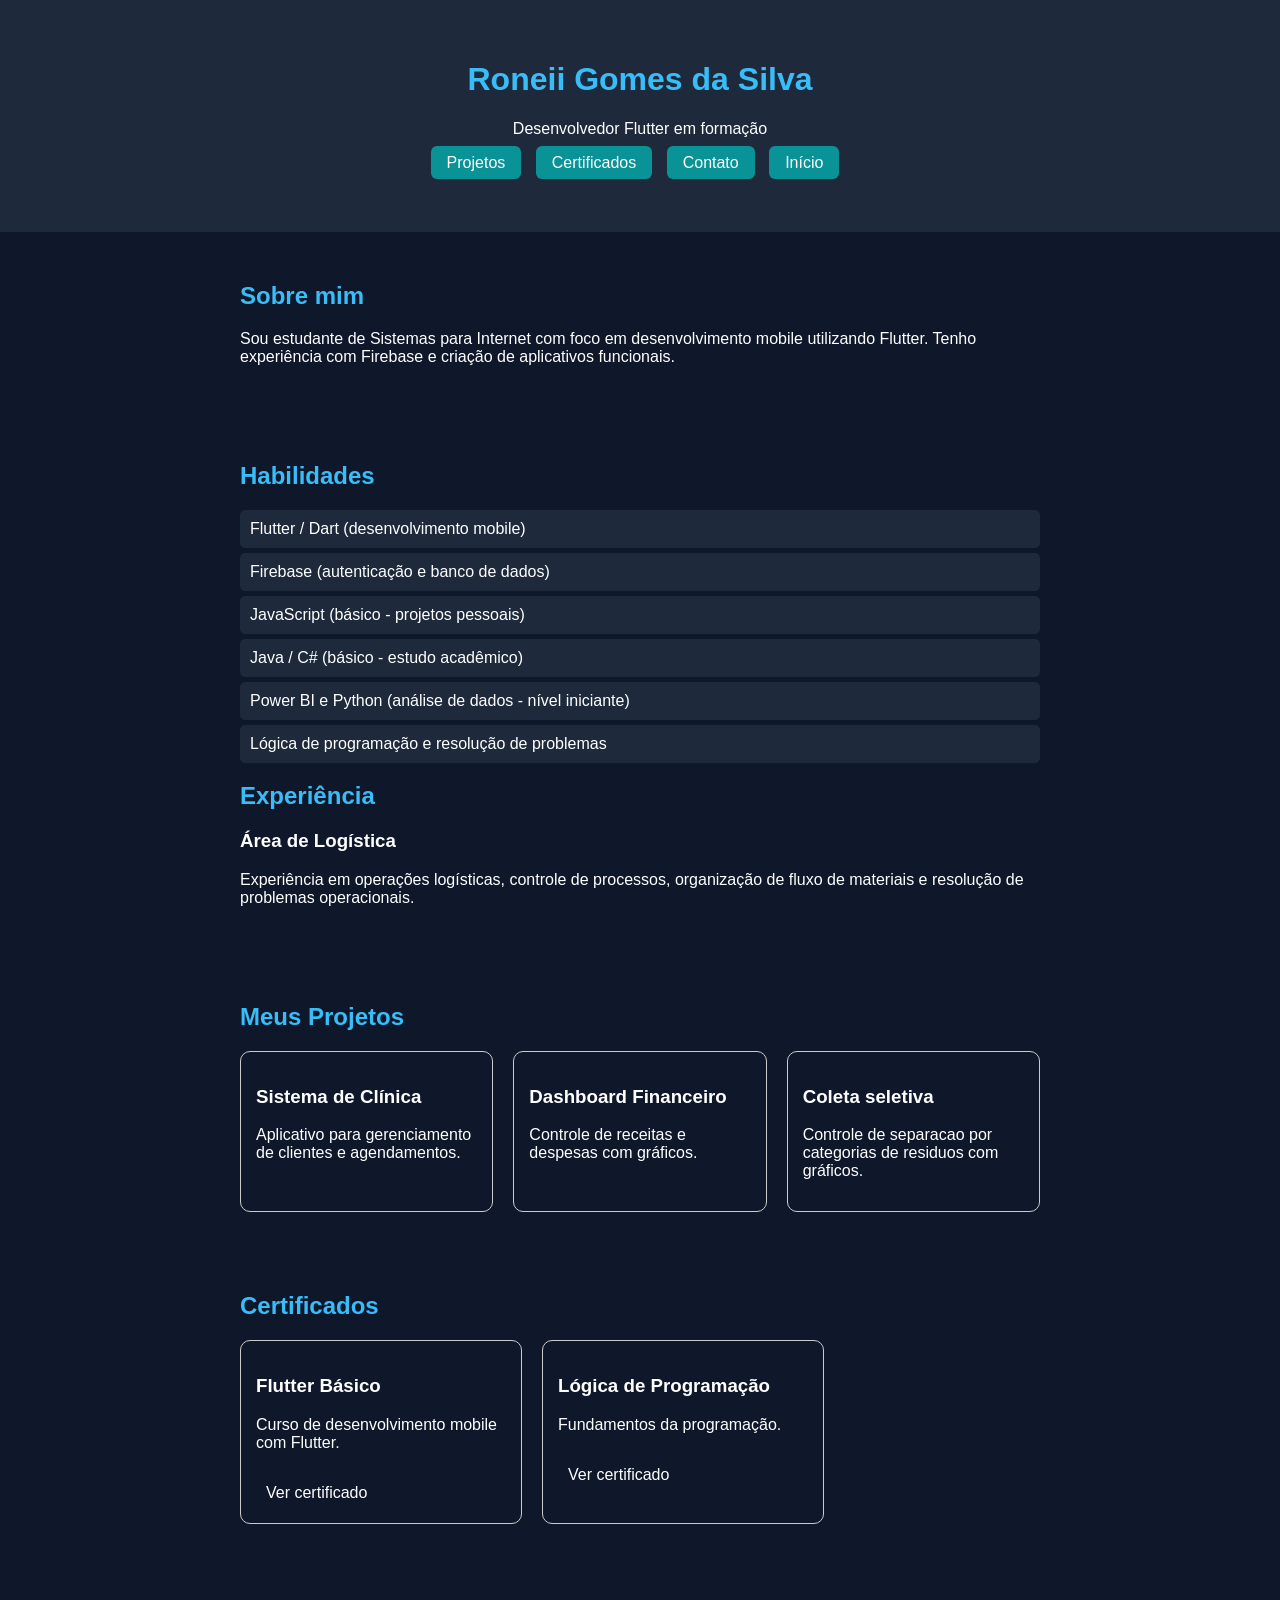
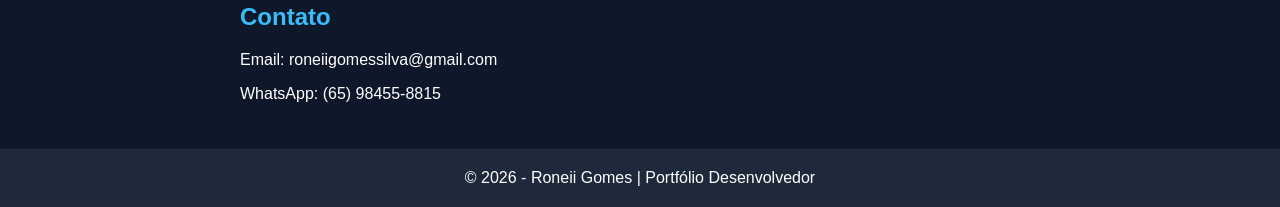
<file: index.html>
<!DOCTYPE html>
<html lang="pt-br">
<head>
  <meta charset="UTF-8">
  <meta name="viewport" content="width=device-width, initial-scale=1.0">
  <title>Roneii | Desenvolvedor Flutter</title>
  <link rel="stylesheet" href="style.css">
</head>

<body>

<header>
  <h1>Roneii Gomes da Silva</h1>
  <p>Desenvolvedor Flutter em formação</p>

  <nav>
    <a href="powerbi_dashboard.html" class="btn">Projetos</a>
    <a href="certificados.html" class="btn">Certificados</a>
    <a href="fadback.html" class="btn">Contato</a>
    <a href="index.html" class="btn">Início</a>
  </nav>
</header>

<section>
  <h2>Sobre mim</h2>
  <p>
    Sou estudante de Sistemas para Internet com foco em desenvolvimento mobile utilizando Flutter.
    Tenho experiência com Firebase e criação de aplicativos funcionais.
  </p>
</section>

<section>
<h2>Habilidades</h2>
<ul>
  <li>Flutter / Dart (desenvolvimento mobile)</li>
  <li>Firebase (autenticação e banco de dados)</li>
  <li>JavaScript (básico - projetos pessoais)</li>
  <li>Java / C# (básico - estudo acadêmico)</li>
  <li>Power BI e Python (análise de dados - nível iniciante)</li>
  <li>Lógica de programação e resolução de problemas</li>
</ul>
<h2>Experiência</h2>

<h3>Área de Logística</h3>
<p>
Experiência em operações logísticas, controle de processos, organização de fluxo de materiais e resolução de problemas operacionais.
</p>
</section>

<section id="projetos">
  <h2>Meus Projetos</h2>

  <div class="cards">
    <div class="card">
      <h3>Sistema de Clínica</h3>
      <p>Aplicativo para gerenciamento de clientes e agendamentos.</p>
    </div>

    <div class="card">
      <h3>Dashboard Financeiro</h3>
      <p>Controle de receitas e despesas com gráficos.</p>
    </div>

    <div class="card">
      <h3>Coleta seletiva</h3>
      <p>Controle de separacao por categorias de residuos com gráficos.</p>
    </div>
  </div>
</section>

<section id="certificados">
  <h2>Certificados</h2>

  <div class="cards">
    <div class="card">
      <h3>Flutter Básico</h3>
      <p>Curso de desenvolvimento mobile com Flutter.</p>
      <a href="certificados.html">Ver certificado</a>
    </div>

    <div class="card">
      <h3>Lógica de Programação</h3>
      <p>Fundamentos da programação.</p>
      <a href="certificados.html">Ver certificado</a>
    </div>
  </div>
</section>

<section id="contato">
  <h2>Contato</h2>
  <p>Email: roneiigomessilva@gmail.com</p>
  <p>WhatsApp: (65) 98455-8815</p>
</section>

<footer>
  © 2026 - Roneii Gomes | Portfólio Desenvolvedor
</footer>

</body>
</html>
</file>
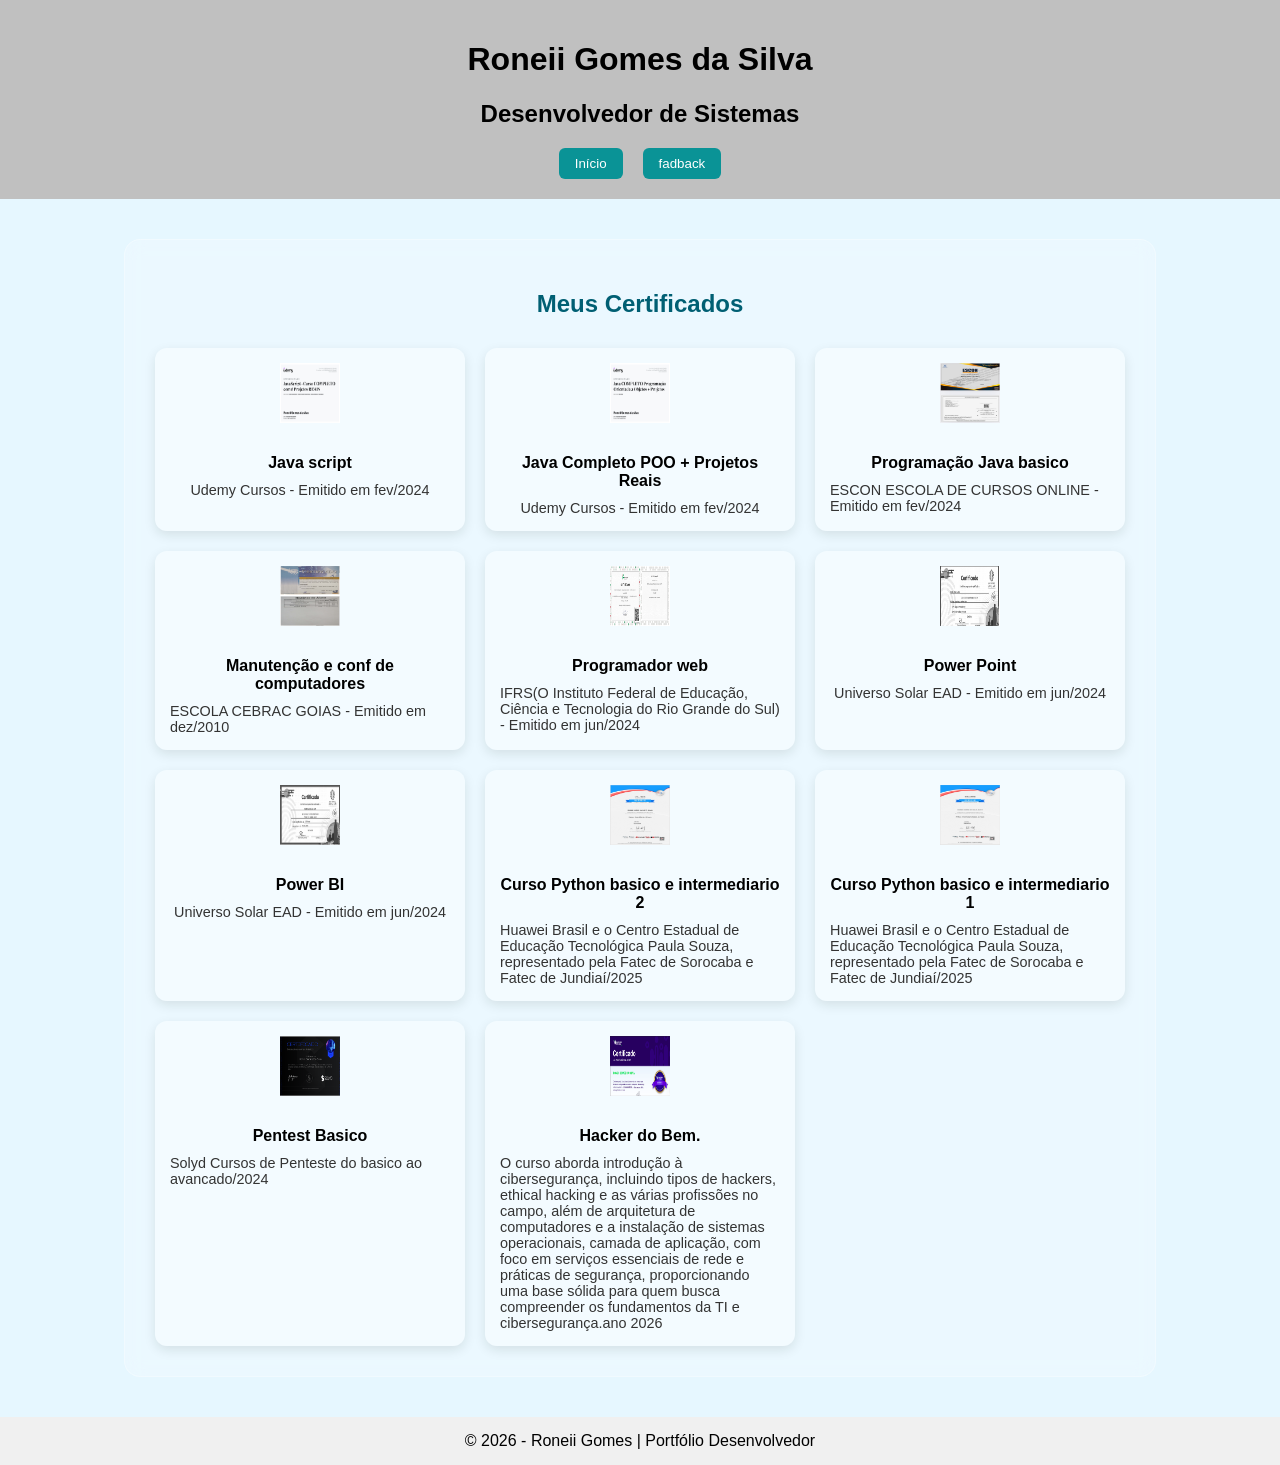
<file: certificados.html>
<!DOCTYPE html>
<html lang="pt-BR">
<head>
  <meta charset="UTF-8" />
  <meta name="viewport" content="width=device-width, initial-scale=1.0" />
  <title>Certificados – Roneii Gomes</title>
  <style>
    /* Laterais magenta */
    body {
      margin: 0;
      background-color: magenta;
      font-family: Arial, sans-serif;
    }

    header {
      text-align: center;
      padding: 20px;
      background-color: #C0C0C0;
    }

    nav {
      display: flex;
      justify-content: center;
      gap: 20px;
      margin-top: 10px;
    }

    nav a button {
      padding: 8px 16px;
      border: none;
      background-color: #0a9396;
      color: #fff;
      border-radius: 6px;
      cursor: pointer;
    }
    nav a button:hover {
      background-color: #00777c;
    }

    /* Área central azul-claro */
    .main-content {
      background-color: #e6f7ff;
      min-height: calc(100vh - 130px);
      padding: 40px 20px;
    }

    /* Vitrine de vidro */
    .showcase {
      background: rgba(255, 255, 255, 0.2);
      backdrop-filter: blur(10px);
      border: 1px solid rgba(255,255,255,0.3);
      border-radius: 16px;
      max-width: 970px;
      margin: 0 auto;
      padding: 30px;
    }

    .showcase h2 {
      text-align: center;
      color: #005f73;
      margin-bottom: 30px;
    }

    /* Grid de certificados */
    .certificados-grid {
      display: grid;
      grid-template-columns: repeat(auto-fit, minmax(240px, 1fr));
      gap: 20px;
    }

    /* Cada cartão de certificado */
    .cert-card {
      background: rgba(255,255,255,0.4);
      border-radius: 12px;
      overflow: hidden;
      box-shadow: 0 4px 12px rgba(0,0,0,0.1);
      text-decoration: none;
      color: #000;
      transition: transform 0.3s, box-shadow 0.3s;
      display: flex;
      flex-direction: column;
      align-items: center;
      padding: 15px;
    }
    .cert-card:hover {
      transform: translateY(-5px);
      box-shadow: 0 6px 18px rgba(0,0,0,0.2);
    }

    .cert-card img {
      width: 60px;
      height: 60px;
      margin-bottom: 15px;
    }

    .cert-card h3 {
      font-size: 1em;
      text-align: center;
      margin-bottom: 10px;
    }

    .cert-card span {
      font-size: 0.9em;
      color: #333;
    }

    footer {
      text-align: center;
      background-color: #f0f0f0;
      padding: 15px;
    }
  </style>
</head>
<body>

  <header>
    <h1>Roneii Gomes da Silva</h1>
    <h2>Desenvolvedor de Sistemas</h2>
    <nav>
      <a href="index.html"><button>Início</button></a>
      <a href="fadback.html"><button>fadback</button></a>
    </nav>
  </header>

  <div class="main-content">
    <div class="showcase" id="certificados">
      <h2>Meus Certificados</h2>
      <div class="certificados-grid">
        <!-- Exemplo de cartão: substituir href e texto -->
        <a href="certificados/javascriptUdmy_page-0001.jpg" class="cert-card" target="_blank">
          <img src="certificados/javascriptUdmy_page-0001.jpg" alt="PDF">
          <h3>Java script</h3>
          <span>Udemy Cursos - Emitido em fev/2024</span>
        </a>
        <a href="certificados/jacacompudmy_page-0001.jpg" class="cert-card" target="_blank">
          <img src="certificados/jacacompudmy_page-0001.jpg" alt="PDF">
          <h3>Java Completo POO + Projetos Reais</h3>
          <span>Udemy Cursos - Emitido em fev/2024</span>
        </a>
        <a href="certificados/ebraconj.jpg" class="cert-card" target="_blank">
          <img src="certificados/ebraconj.jpg" alt="PDF">
          <h3>Programação Java basico</h3>
          <span>ESCON ESCOLA DE CURSOS ONLINE - Emitido em fev/2024</span>
        </a>
		<a href="certificados/cebrac.png" class="cert-card" target="_blank">
          <img src="certificados/cebrac.png" alt="PDF">
          <h3>Manutenção e conf de computadores</h3>
          <span>ESCOLA CEBRAC GOIAS  - Emitido em dez/2010</span>
        </a>
		<a href="certificados/web.png" class="cert-card" target="_blank">
          <img src="certificados/web.png" alt="PDF">
          <h3>Programador web</h3>
          <span>IFRS(O Instituto Federal de Educação, Ciência e Tecnologia do Rio Grande do Sul) - Emitido em jun/2024</span>
        </a>
		<a href="certificados/certificado1.pdf" class="cert-card" target="_blank">
          <img src="certificados/pptcoca.png" alt="PDF">
          <h3>Power Point</h3>
          <span>Universo Solar EAD - Emitido em jun/2024</span>
        </a>
		<a href="certificados/powerbi3.pdf" class="cert-card" target="_blank">
          <img src="certificados/powb.png" alt="PDF">
          <h3>Power BI</h3>
          <span>Universo Solar EAD - Emitido em jun/2024</span>
        </a>
		<a href="certificados/certificadoch1.pdf" class="cert-card" target="_blank">
          <img src="certificados/Cchine2.png" alt="PDF">
          <h3>Curso Python basico e intermediario 2</h3>
          <span>Huawei Brasil e o Centro Estadual de Educação Tecnológica Paula Souza, 
representado pela Fatec de Sorocaba e Fatec de Jundiaí/2025</span>
        </a>
		<a href="certificados/certificadoch2.pdf" class="cert-card" target="_blank">
          <img src="certificados/Cchine1.png" alt="PDF">
          <h3>Curso Python basico e intermediario 1</h3>
          <span>Huawei Brasil e o Centro Estadual de Educação Tecnológica Paula Souza, 
representado pela Fatec de Sorocaba e Fatec de Jundiaí/2025</span>
        </a>
		<a href="certificados/certificadoSolyd.pdf" class="cert-card" target="_blank">
          <img src="certificados/Crack1.png" alt="PDF">
          <h3>Pentest Basico</h3>
          <span>Solyd Cursos de Penteste do basico ao avancado/2024</span>
        </a>
        </a>
		<a href="certificados/CertificadoNivelamento.pdf" class="cert-card" target="_blank">
          <img src="img/nivelamento.png" alt="PDF">
          <h3>Hacker do Bem.</h3>
          <span>O curso aborda introdução à cibersegurança, incluindo tipos de hackers, ethical hacking e as várias profissões no campo, além de arquitetura de computadores e a instalação de sistemas operacionais, camada de aplicação, com foco em serviços essenciais de rede e práticas de segurança, proporcionando uma base sólida para quem busca compreender os fundamentos da TI e cibersegurança.ano 2026</span>
        </a>
        <!-- repita para cada certificado -->
      </div>
    </div>
  </div>
 


 <footer>
  © 2026 - Roneii Gomes | Portfólio Desenvolvedor
</footer>

</body>
</html>
</file>
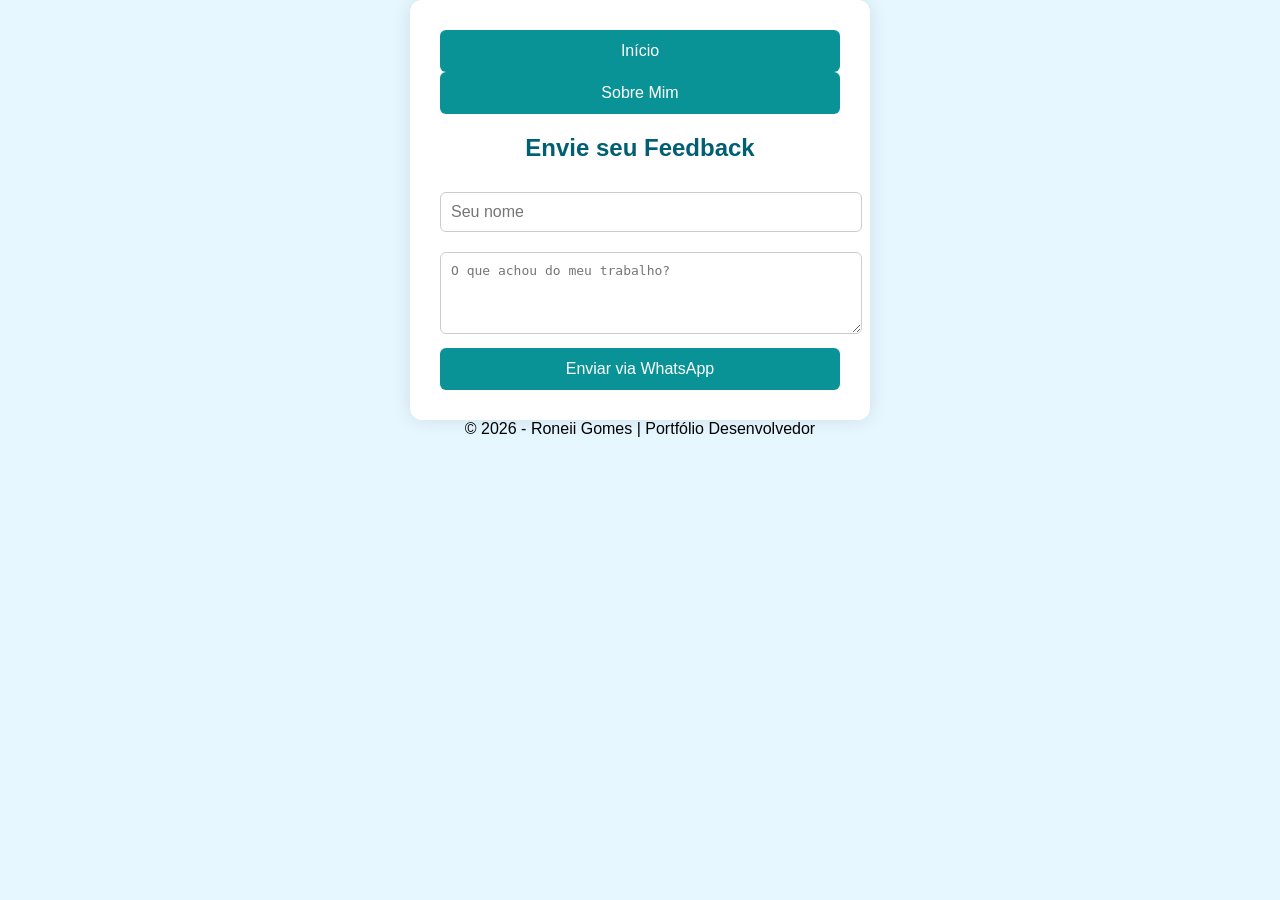
<file: fadback.html>
<!DOCTYPE html>
<html lang="pt-BR">
<head>
  <meta charset="UTF-8">
  <title>Feedback – Roneii Gomes</title>
  <style>
    body {
  background-color: #e6f7ff;
  font-family: Arial, sans-serif;
  margin: 0;
  padding: 0;
  min-height: 100vh;
  display: flex;
  flex-direction: column;
  align-items: center;
}

    .form-container {
      background-color: #fff;
      border-radius: 12px;
      padding: 30px;
      box-shadow: 0 0 20px rgba(0,0,0,0.1);
      max-width: 400px;
      width: 100%;
    }

    h2 {
      text-align: center;
      color: #005f73;
      margin-bottom: 20px;
    }

    input, textarea {
      width: 100%;
      padding: 10px;
      margin: 10px 0;
      border: 1px solid #ccc;
      border-radius: 6px;
      font-size: 1em;
    }

    button {
      background-color: #0a9396;
      color: white;
      padding: 12px;
      border: none;
      border-radius: 6px;
      font-size: 1em;
      width: 100%;
      cursor: pointer;
    }

    button:hover {
      background-color: #00777c;
    }
  </style>
</head>
<body>

  <div class="form-container">
   <nav>
      <a href="index.html"><button>Início</button></a>
      <a href="portifolio3.html"><button>Sobre Mim</button></a>
      
    </nav>
    <h2>Envie seu Feedback</h2>
    <form onsubmit="enviarFeedback(event)">
      <input type="text" id="nome" placeholder="Seu nome" required>
      <textarea id="mensagem" placeholder="O que achou do meu trabalho?" rows="4" required></textarea>
      <button type="submit">Enviar via WhatsApp</button>
    </form>
  </div>

  <script>
    function enviarFeedback(event) {
      event.preventDefault();
      const nome = document.getElementById('nome').value;
      const mensagem = document.getElementById('mensagem').value;
      const texto = `Olá, me chamo ${nome}. Gostaria de deixar um feedback: ${mensagem}`;
      
      // Substitua o número abaixo pelo seu número de WhatsApp com DDI e DDD, exemplo: 55 para Brasil, 65 para MT
      const numero = '5565984558815'; // <- coloque seu número aqui

      const url = `https://wa.me/${numero}?text=${encodeURIComponent(texto)}`;
      window.open(url, '_blank');
    }
 
  </script>
  <section id="contato">
  <footer>
    © 2026 - Roneii Gomes | Portfólio Desenvolvedor
  </footer>

  </section>

</body>
</html>
</file>
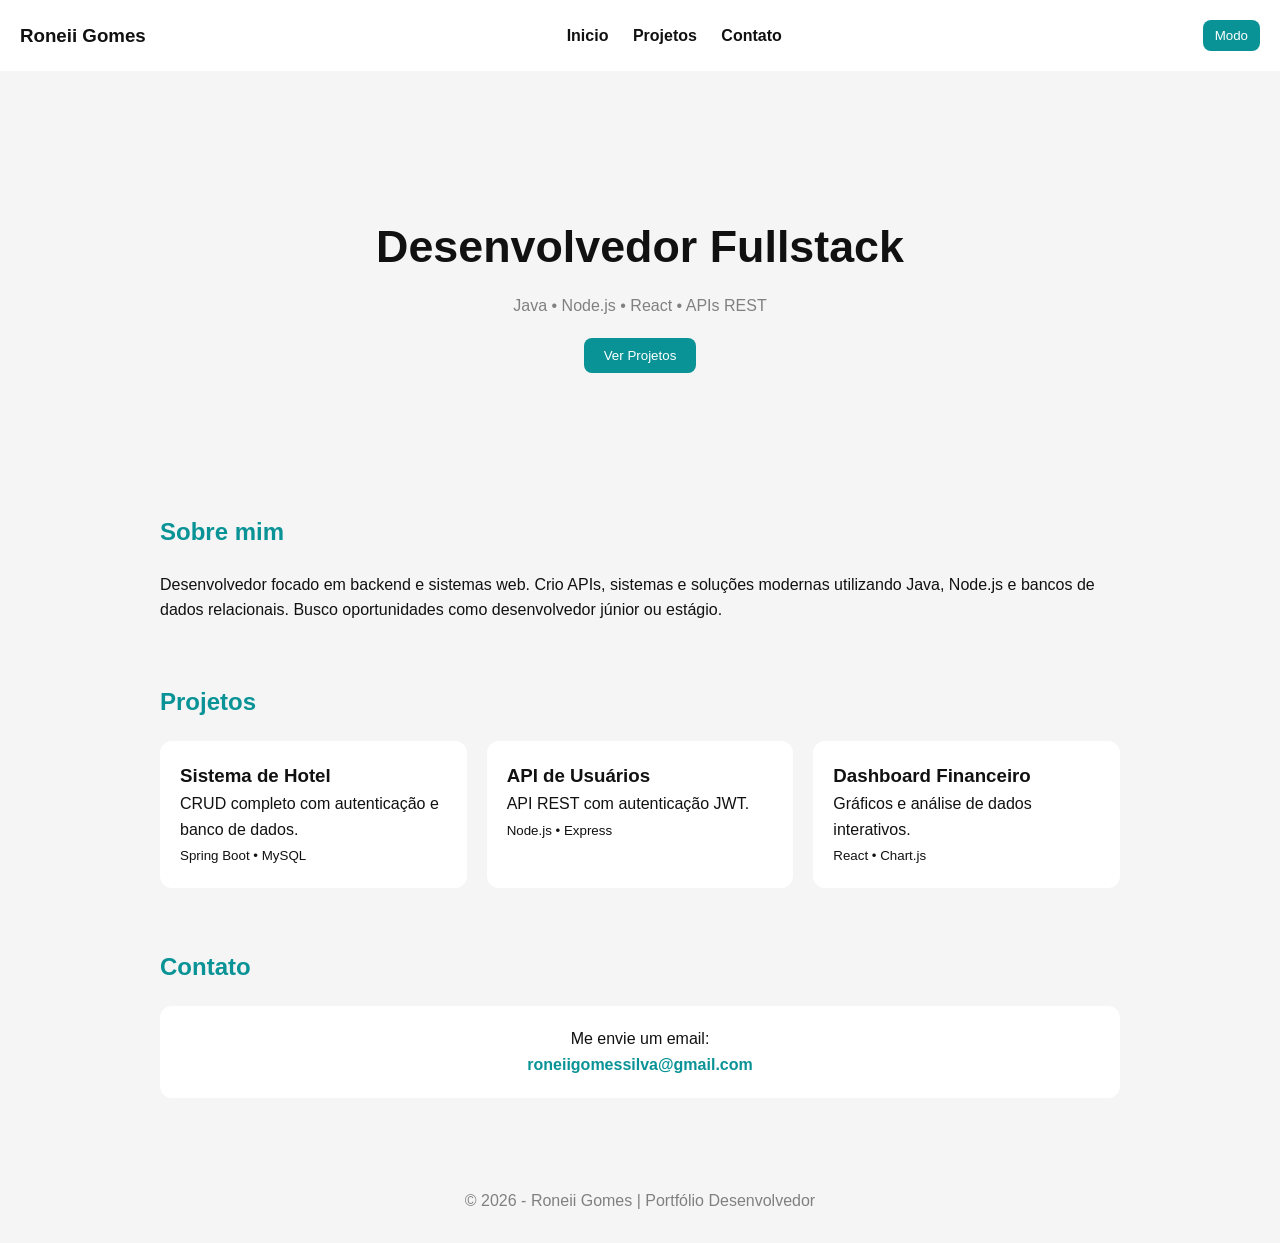
<file: portifolio3.html>
<!DOCTYPE html>
<html lang="pt-BR">
<head>
  <meta charset="UTF-8" />
  <meta name="viewport" content="width=device-width, initial-scale=1.0"/>
  <title>Portfólio - Roneii Gomes</title>

  <style>
    :root {
      --bg: #f5f5f5;
      --text: #111;
      --card: #ffffff;
      --primary: #0a9396;
    }

    body.dark {
      --bg: #0f0f0f;
      --text: #f5f5f5;
      --card: #1c1c1c;
    }

    * {
      margin: 0;
      padding: 0;
      box-sizing: border-box;
      font-family: Arial, sans-serif;
    }

    body {
      background: var(--bg);
      color: var(--text);
      transition: 0.3s;
      line-height: 1.6;
    }

    /* HEADER */
    header {
      display: flex;
      justify-content: space-between;
      align-items: center;
      padding: 20px;
      background: var(--card);
      position: sticky;
      top: 0;
      z-index: 1000;
    }

    nav a {
      margin: 0 10px;
      text-decoration: none;
      color: var(--text);
      font-weight: bold;
    }

    nav a:hover {
      color: var(--primary);
    }

    .toggle {
      padding: 8px 12px;
      border: none;
      border-radius: 8px;
      background: var(--primary);
      color: white;
      cursor: pointer;
    }

    /* HERO */
    .hero {
      text-align: center;
      padding: 80px 20px;
    }

    .hero h1 {
      font-size: 2.8rem;
    }

    .hero p {
      margin-top: 10px;
      color: gray;
    }

    .btn {
      margin-top: 20px;
      padding: 10px 20px;
      background: var(--primary);
      color: white;
      border: none;
      border-radius: 8px;
      cursor: pointer;
      transition: 0.3s;
    }

    .btn:hover {
      transform: scale(1.05);
    }

    /* SECTIONS */
    section {
      max-width: 1000px;
      margin: 60px auto;
      padding: 0 20px;
    }

    h2 {
      color: var(--primary);
      margin-bottom: 20px;
    }

    /* PROJECTS */
    .grid {
      display: grid;
      grid-template-columns: repeat(auto-fit, minmax(250px, 1fr));
      gap: 20px;
    }

    .card {
      background: var(--card);
      padding: 20px;
      border-radius: 12px;
      transition: 0.3s;
      cursor: pointer;
    }

    .card:hover {
      transform: translateY(-8px);
    }

    /* CONTACT */
    .contact-box {
      background: var(--card);
      padding: 20px;
      border-radius: 12px;
      text-align: center;
    }

    .email {
      color: var(--primary);
      font-weight: bold;
    }

    /* FOOTER */
    footer {
      text-align: center;
      padding: 30px;
      color: gray;
    }

    /* SMOOTH SCROLL */
    html {
      scroll-behavior: smooth;
    }
  </style>
</head>

<body>

<header>
  <h3>Roneii Gomes</h3>

  <nav>
    <a href="index.html">Inicio</a>
    <a href="powerbi_dashboard.html">Projetos</a>
    <a href="fadback.html">Contato</a>
  </nav>

  <button class="toggle" onclick="toggleDark()">Modo</button>
</header>

<!-- HERO -->
<section class="hero">
  <h1>Desenvolvedor Fullstack</h1>
  <p>Java • Node.js • React • APIs REST</p>
  <button class="btn" onclick="document.getElementById('projetos').scrollIntoView()">
    Ver Projetos
  </button>
</section>

<!-- SOBRE -->
<section id="sobre">
  <h2>Sobre mim</h2>
  <p>
    Desenvolvedor focado em backend e sistemas web. Crio APIs, sistemas e soluções modernas
    utilizando Java, Node.js e bancos de dados relacionais.
    Busco oportunidades como desenvolvedor júnior ou estágio.
  </p>
</section>

<!-- PROJETOS -->
<section id="projetos">
  <h2>Projetos</h2>

  <div class="grid">

    <div class="card">
      <h3>Sistema de Hotel</h3>
      <p>CRUD completo com autenticação e banco de dados.</p>
      <small>Spring Boot • MySQL</small>
    </div>

    <div class="card">
      <h3>API de Usuários</h3>
      <p>API REST com autenticação JWT.</p>
      <small>Node.js • Express</small>
    </div>

    <div class="card">
      <h3>Dashboard Financeiro</h3>
      <p>Gráficos e análise de dados interativos.</p>
      <small>React • Chart.js</small>
    </div>

  </div>
</section>

<!-- CONTATO -->
<section id="contato">
  <h2>Contato</h2>

  <div class="contact-box">
    <p>Me envie um email:</p>
    <p class="email">roneiigomessilva@gmail.com</p>
  </div>
</section>

<footer>
  © 2026 - Roneii Gomes | Portfólio Desenvolvedor
</footer>

<script>
function toggleDark() {
  document.body.classList.toggle("dark");
}
</script>

</body>
</html>
</file>
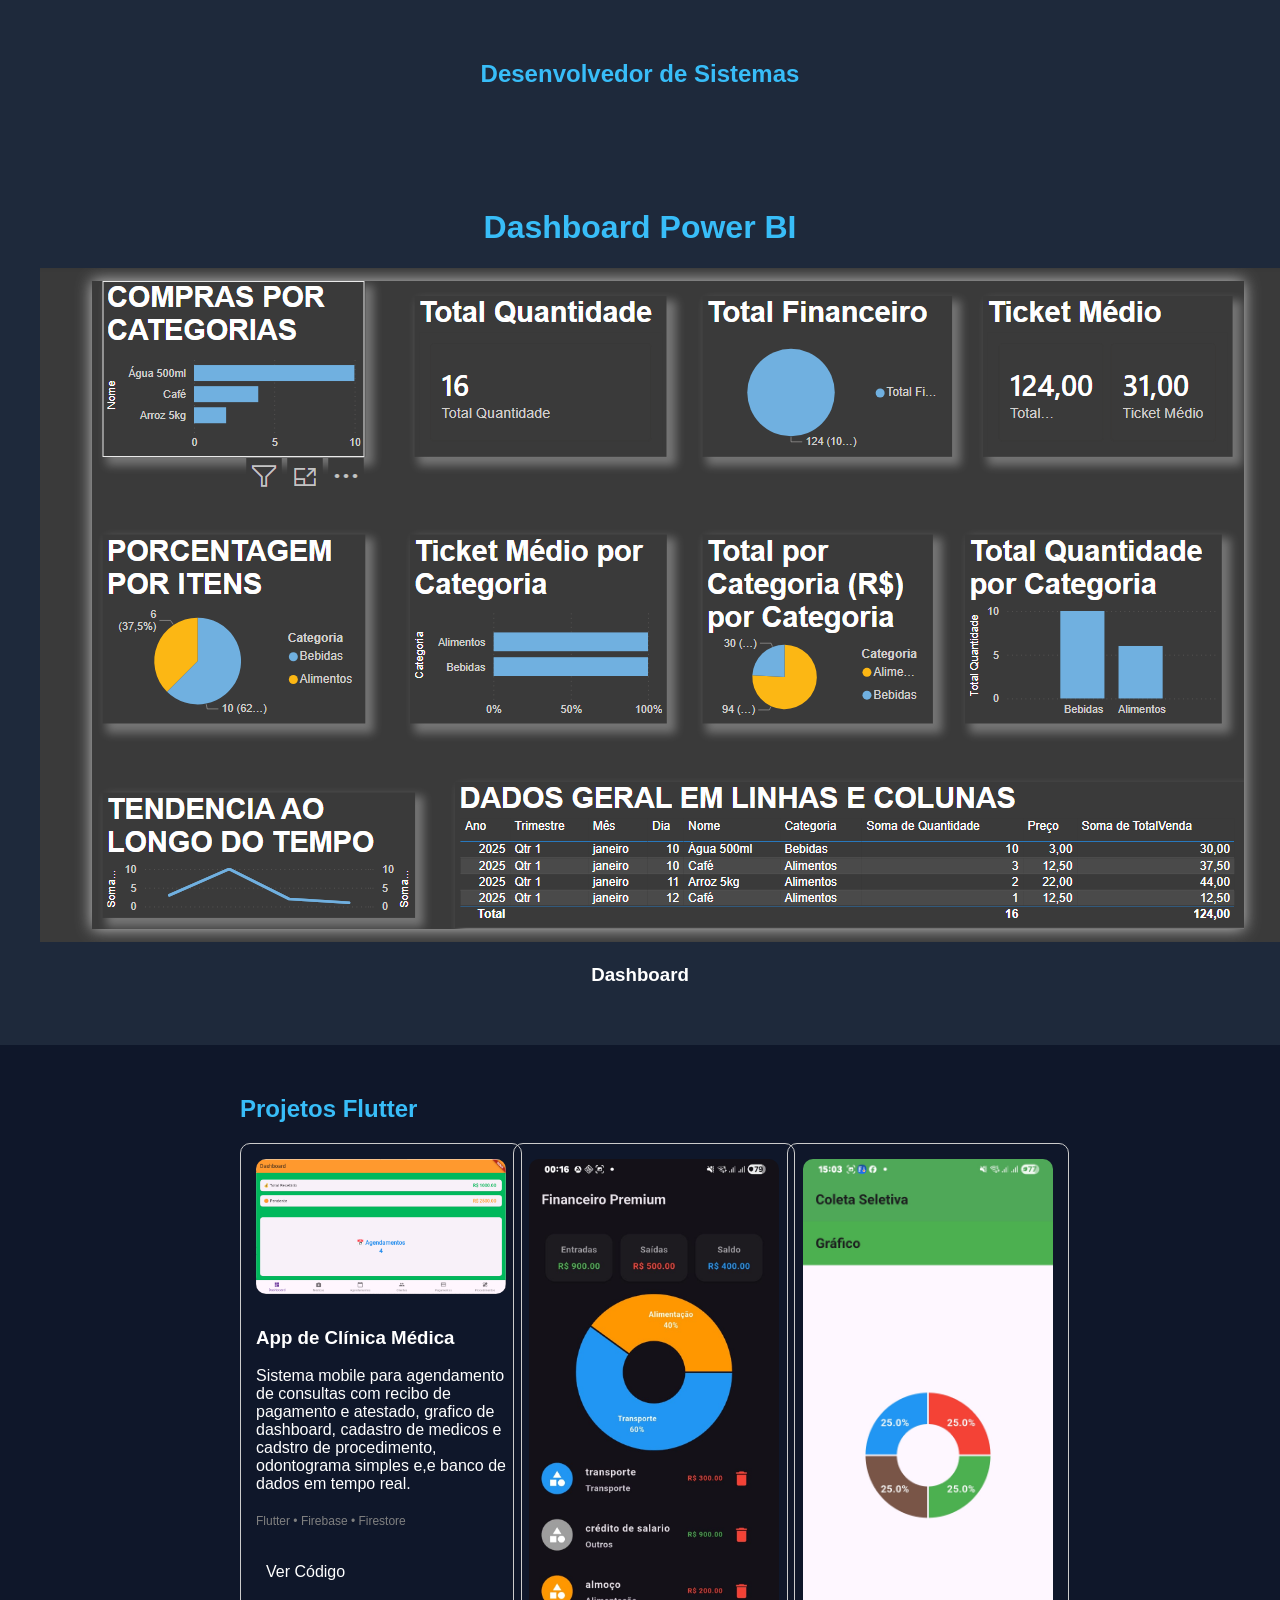
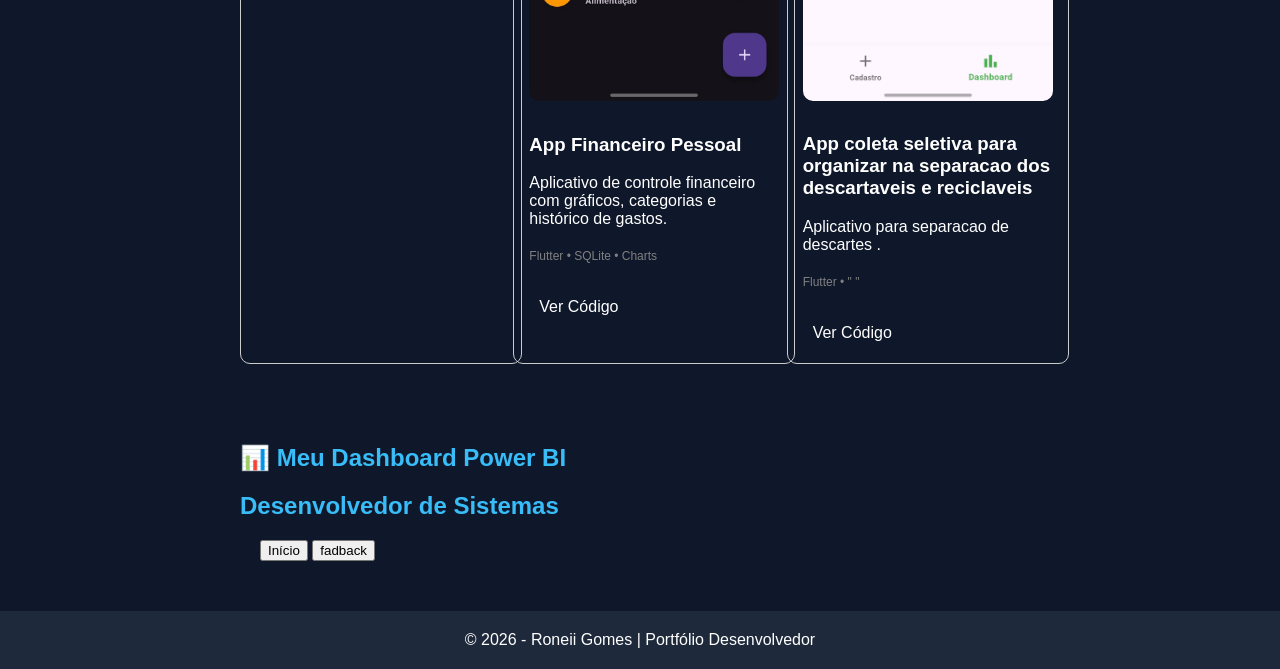
<file: powerbi_dashboard.html>
<!DOCTYPE html>
<html lang="pt-BR">
<head>
  <meta charset="UTF-8">
  <meta name="viewport" content="width=device-width, initial-scale=1.0">
  <title>Dashboard Power BI - Roneii Gomes</title>
  <link rel="stylesheet" href="style.css">
</head>

<body>
   <header>
    
    <h2>Desenvolvedor de Sistemas</h2>
    
  </header>
  <header class="cabecalho">
        <h1>Dashboard Power BI</h1>
	       <img src="img/dash.png" alt="PDF">
          <h3>Dashboard</h3>
        
  </header>

<section id="projetos">
  <h2>Projetos Flutter</h2>

  <div class="grid">

    <div class="card">
      <img src="img/clinica.png" alt="App Clínica" style="width:100%; border-radius:10px; margin-bottom:10px;">
      <h3>App de Clínica Médica</h3>
      <p>
        Sistema mobile para agendamento de consultas com recibo de pagamento e atestado, grafico de dashboard, cadastro de medicos e cadstro de procedimento, odontograma simples e,e banco de dados em tempo real.
      </p>
      <small>Flutter • Firebase • Firestore </small>
      <br><br>
      <a href="https://github.com/ronegoes/app-clinica" target="_blank">Ver Código</a>
    </div>

    <div class="card">
      <img src="img/foto.png" alt="Financeiro" style="width:100%; border-radius:10px; margin-bottom:10px;">
      <h3>App Financeiro Pessoal</h3>
      <p>
        Aplicativo de controle financeiro com gráficos, categorias e histórico de gastos.
      </p>
      <small>Flutter • SQLite • Charts</small>
      <br><br>
      <a href="https://github.com/ronegoes/finance-app" target="_blank">Ver Código</a>
    </div>

    <div class="card">
      <img src="img/npm.png" alt="Coleta Seletiva" style="width:100%; border-radius:10px; margin-bottom:10px;">
      <h3>App coleta seletiva para organizar na separacao dos descartaveis e reciclaveis</h3>
      <p>
        Aplicativo para separacao de descartes .
      </p>
      <small>Flutter • " "</small>
      <br><br>
      <a href="https://github.com/ronegoes/todo-app" target="_blank">Ver Código</a>
    </div>

  </div>
</section>

  <section class="projetos">
    <h2>📊 Meu Dashboard Power BI</h2>	
	    
    <h2>Desenvolvedor de Sistemas</h2>
    <nav>
      <a href="index.html"><button>Início</button></a>
      <a href="fadback.html"><button>fadback</button></a>
    </nav>

		</nav>
      </section>


  <footer>
  © 2026 - Roneii Gomes | Portfólio Desenvolvedor
</footer>
</body>
</html>
</file>
<file: style.css>
body {
  font-family: Arial, sans-serif;
  margin: 0;
  background: #0f172a;
  color: #fff;
}

header {
  text-align: center;
  padding: 40px;
  background: #1e293b;
}

section {
  padding: 30px;
  max-width: 800px;
  margin: auto;
}

h1, h2 {
  color: #38bdf8;
}

ul {
  list-style: none;
  padding: 0;
}

li {
  background: #1e293b;
  margin: 5px 0;
  padding: 10px;
  border-radius: 5px;
}

footer {
  text-align: center;
  padding: 20px;
  background: #1e293b;
}

nav {
  margin: 20px;
}

.btn {
  text-decoration: none;
  background-color: #007BFF;
  color: white;
  padding: 10px 15px;
  border-radius: 8px;
  margin-right: 10px;
  transition: 0.3s;
}

.btn:hover {
  background-color: #0056b3;
}

nav {
  margin-top: 10px;
}

.btn {
  text-decoration: none;
  background: #007BFF;
  color: white;
  padding: 8px 12px;
  border-radius: 8px;
  margin-right: 10px;
}

.cards {
  display: flex;
  gap: 20px;
  margin-top: 15px;
}

.card {
  border: 1px solid #ccc;
  padding: 15px;
  border-radius: 10px;
  width: 250px;
}

.btn {
  padding: 8px 16px;
  background-color: #0a9396;
  color: #fff;
  border-radius: 6px;
  text-decoration: none;
}

.btn:hover {
  background-color: #00777c;
}

/* RESPONSIVO PARA CELULAR */
@media (max-width: 768px) {
  header {
    flex-direction: column;
    gap: 10px;
    text-align: center;
  }

  nav {
    display: flex;
    flex-wrap: wrap;
    justify-content: center;
    gap: 10px;
  }

  nav a {
    display: inline-block;
    padding: 6px 10px;
    font-size: 14px;
  }

  .hero h1 {
    font-size: 2rem;
  }

  section {
    margin: 40px auto;
  }
}

.card a {
  display: inline-block;
  margin-top: 10px;
  color: white;
  background: var(--primary);
  padding: 6px 10px;
  border-radius: 6px;
  text-decoration: none;
}

.card a:hover {
  opacity: 0.8;
}

.card small, .card span {
  display: inline-block;
  margin-top: 5px;
  font-size: 12px;
  color: gray;
}

.grid {
  display: grid;
  grid-template-columns: repeat(auto-fit, minmax(250px, 1fr));
  gap: 20px;
}
</file>
